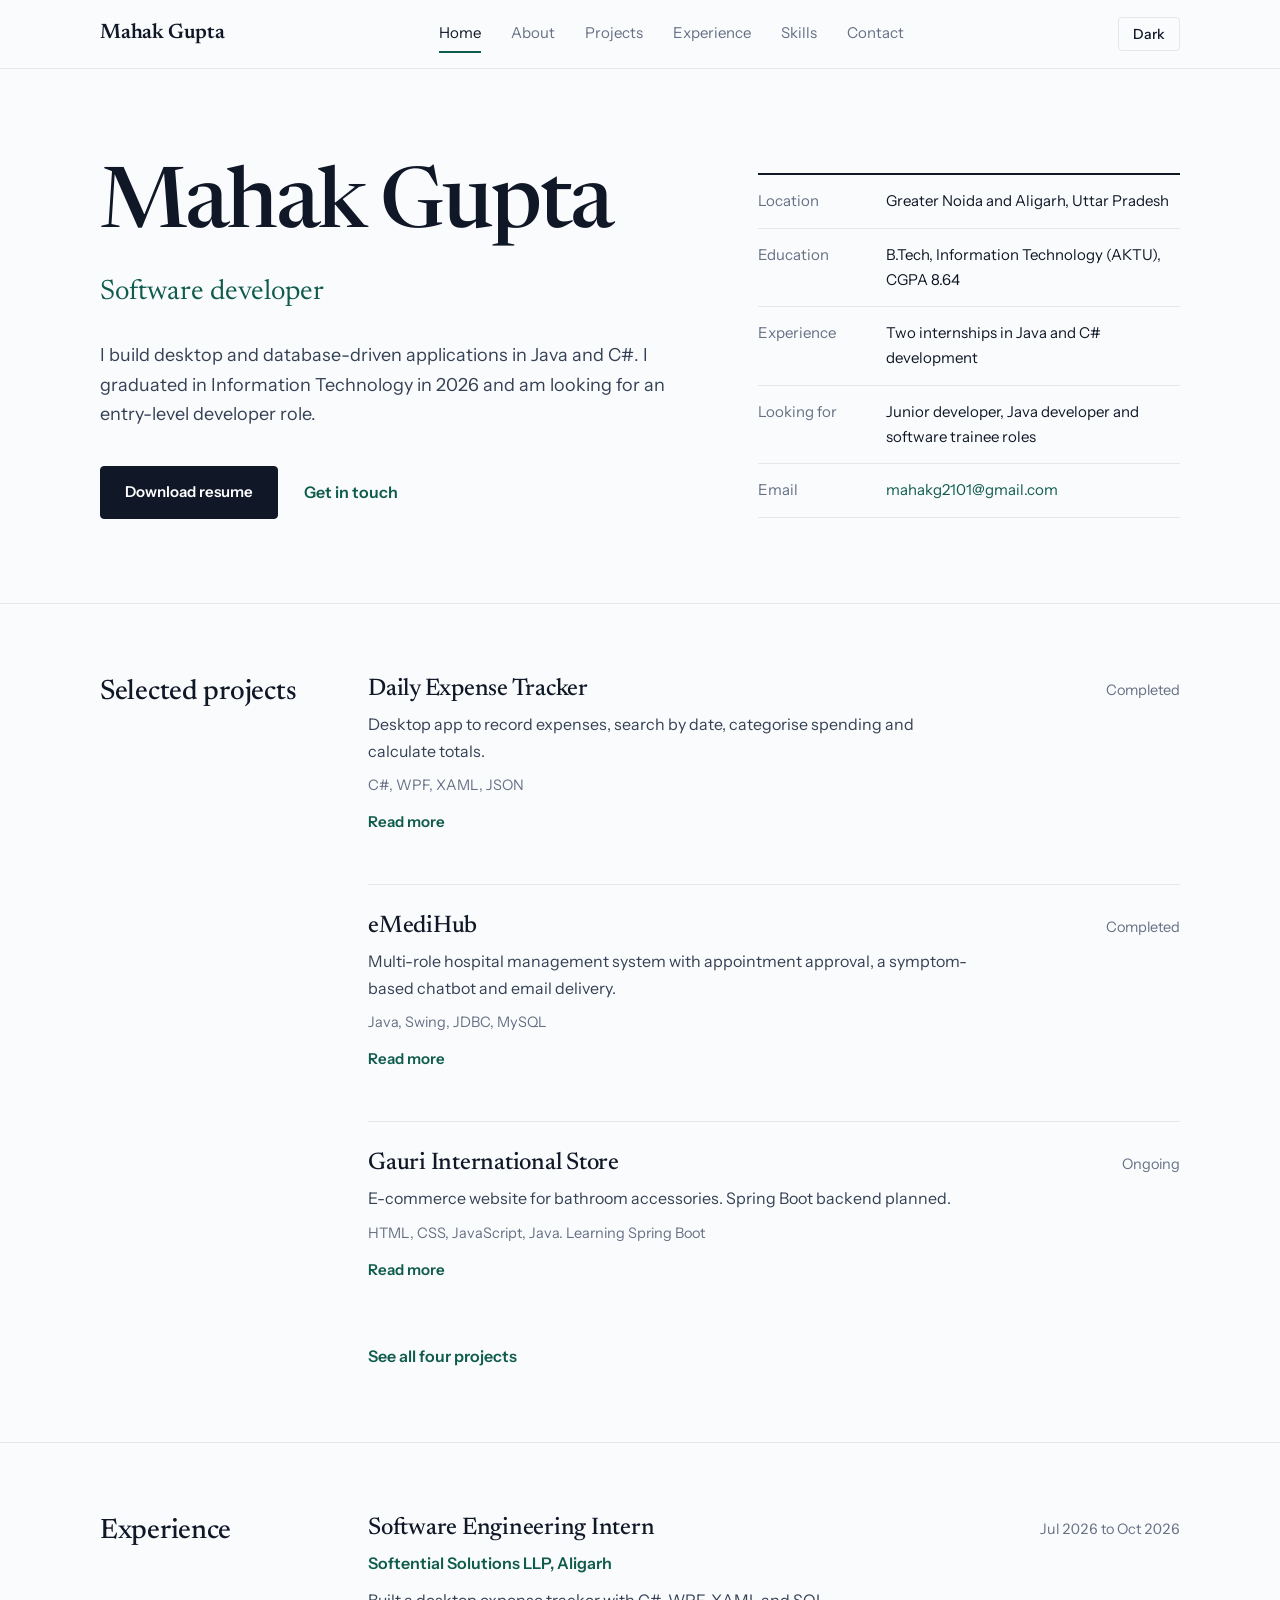
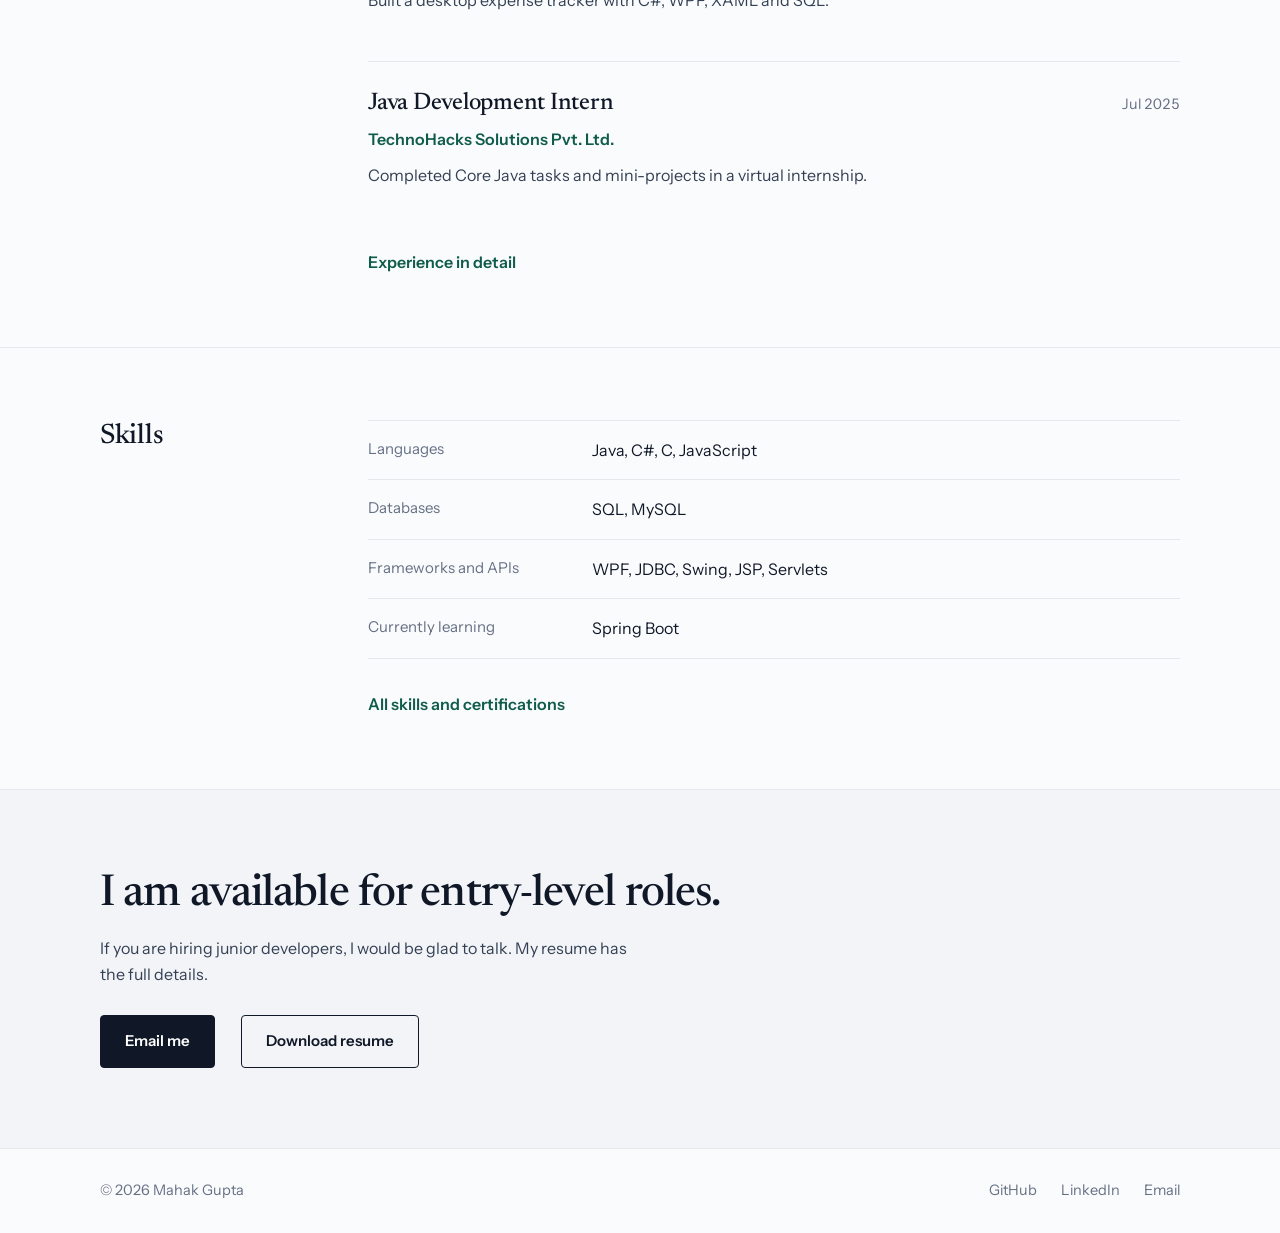
<file: index.html>
<!DOCTYPE html>
<html lang="en">
<head>
    <meta charset="UTF-8">
    <meta name="viewport" content="width=device-width, initial-scale=1.0">
    <meta name="description" content="Mahak Gupta, software developer. B.Tech IT graduate skilled in Java, C#, WPF, SQL and MySQL.">
    <title>Mahak Gupta | Software Developer</title>
    <link rel="icon" href="data:image/svg+xml,<svg xmlns='http://www.w3.org/2000/svg' viewBox='0 0 100 100'><rect width='100' height='100' fill='%230f5c4d'/><text x='50' y='68' font-size='52' text-anchor='middle' fill='white' font-family='Georgia,serif'>MG</text></svg>">
    <link rel="stylesheet" href="style.css">
</head>
<body>

<header class="site-header">
    <div class="wrap nav">
        <a href="index.html" class="brand">Mahak Gupta</a>
        <button class="menu-btn" aria-expanded="false" aria-controls="nav-links">Menu</button>
        <nav class="nav-links" id="nav-links" aria-label="Main">
            <a class="active" aria-current="page" href="index.html">Home</a>
            <a href="about.html">About</a>
            <a href="projects.html">Projects</a>
            <a href="experience.html">Experience</a>
            <a href="skills.html">Skills</a>
            <a href="contact.html">Contact</a>
        </nav>
    </div>
</header>

<main>
    <section class="hero">
        <div class="wrap hero-grid">
            <div>
                <h1>Mahak Gupta</h1>
                <p class="hero-role">Software developer</p>
                <p class="hero-lead">I build desktop and database-driven applications in Java and C#. I graduated in Information Technology in 2026 and am looking for an entry-level developer role.</p>
                <div class="hero-actions">
                    <a class="btn" href="assets/Mahak_Gupta_Resume.pdf" download>Download resume</a>
                    <a class="text-link" href="contact.html">Get in touch</a>
                </div>
            </div>
            <dl class="facts">
                <div><dt>Location</dt><dd>Greater Noida and Aligarh, Uttar Pradesh</dd></div>
                <div><dt>Education</dt><dd>B.Tech, Information Technology (AKTU), CGPA 8.64</dd></div>
                <div><dt>Experience</dt><dd>Two internships in Java and C# development</dd></div>
                <div><dt>Looking for</dt><dd>Junior developer, Java developer and software trainee roles</dd></div>
                <div><dt>Email</dt><dd><a href="mailto:mahakg2101@gmail.com">mahakg2101@gmail.com</a></dd></div>
            </dl>
        </div>
    </section>

    <section class="section">
        <div class="wrap block">
            <div class="block-title"><h2>Selected projects</h2></div>
            <div class="block-body">
                <article class="entry">
                    <div class="entry-head"><h3>Daily Expense Tracker</h3><span class="entry-meta">Completed</span></div>
                    <p>Desktop app to record expenses, search by date, categorise spending and calculate totals.</p>
                    <p class="stack">C#, WPF, XAML, JSON</p>
                    <a class="text-link" href="projects.html#expense-tracker">Read more</a>
                </article>
                <article class="entry">
                    <div class="entry-head"><h3>eMediHub</h3><span class="entry-meta">Completed</span></div>
                    <p>Multi-role hospital management system with appointment approval, a symptom-based chatbot and email delivery.</p>
                    <p class="stack">Java, Swing, JDBC, MySQL</p>
                    <a class="text-link" href="projects.html#emedihub">Read more</a>
                </article>
                <article class="entry">
                    <div class="entry-head"><h3>Gauri International Store</h3><span class="entry-meta">Ongoing</span></div>
                    <p>E-commerce website for bathroom accessories. Spring Boot backend planned.</p>
                    <p class="stack">HTML, CSS, JavaScript, Java. Learning Spring Boot</p>
                    <a class="text-link" href="projects.html#gauri-store">Read more</a>
                </article>
                <p class="more"><a class="text-link" href="projects.html">See all four projects</a></p>
            </div>
        </div>
    </section>

    <section class="section">
        <div class="wrap block">
            <div class="block-title"><h2>Experience</h2></div>
            <div class="block-body">
                <article class="entry">
                    <div class="entry-head"><h3>Software Engineering Intern</h3><span class="entry-meta">Jul 2026 to Oct 2026</span></div>
                    <p class="org">Softential Solutions LLP, Aligarh</p>
                    <p>Built a desktop expense tracker with C#, WPF, XAML and SQL.</p>
                </article>
                <article class="entry">
                    <div class="entry-head"><h3>Java Development Intern</h3><span class="entry-meta">Jul 2025</span></div>
                    <p class="org">TechnoHacks Solutions Pvt. Ltd.</p>
                    <p>Completed Core Java tasks and mini-projects in a virtual internship.</p>
                </article>
                <p class="more"><a class="text-link" href="experience.html">Experience in detail</a></p>
            </div>
        </div>
    </section>

    <section class="section">
        <div class="wrap block">
            <div class="block-title"><h2>Skills</h2></div>
            <div class="block-body">
                <dl class="rows">
                    <div class="row"><dt>Languages</dt><dd>Java, C#, C, JavaScript</dd></div>
                    <div class="row"><dt>Databases</dt><dd>SQL, MySQL</dd></div>
                    <div class="row"><dt>Frameworks and APIs</dt><dd>WPF, JDBC, Swing, JSP, Servlets</dd></div>
                    <div class="row"><dt>Currently learning</dt><dd>Spring Boot</dd></div>
                </dl>
                <p class="more"><a class="text-link" href="skills.html">All skills and certifications</a></p>
            </div>
        </div>
    </section>

    <section class="closing">
        <div class="wrap">
            <h2>I am available for entry-level roles.</h2>
            <p>If you are hiring junior developers, I would be glad to talk. My resume has the full details.</p>
            <div class="hero-actions">
                <a class="btn" href="mailto:mahakg2101@gmail.com?subject=Software%20Development%20Opportunity">Email me</a>
                <a class="btn btn-ghost" href="assets/Mahak_Gupta_Resume.pdf" download>Download resume</a>
            </div>
        </div>
    </section>
</main>

<footer class="site-footer">
    <div class="wrap footer-row">
        <p>&copy; 2026 Mahak Gupta</p>
        <div class="footer-links">
            <a href="https://github.com/mahakg21" target="_blank" rel="noopener noreferrer">GitHub</a>
            <a href="https://www.linkedin.com/in/mahakgupta21/" target="_blank" rel="noopener noreferrer">LinkedIn</a>
            <a href="mailto:mahakg2101@gmail.com">Email</a>
        </div>
    </div>
</footer>

<script src="script.js"></script>
</body>
</html>
</file>
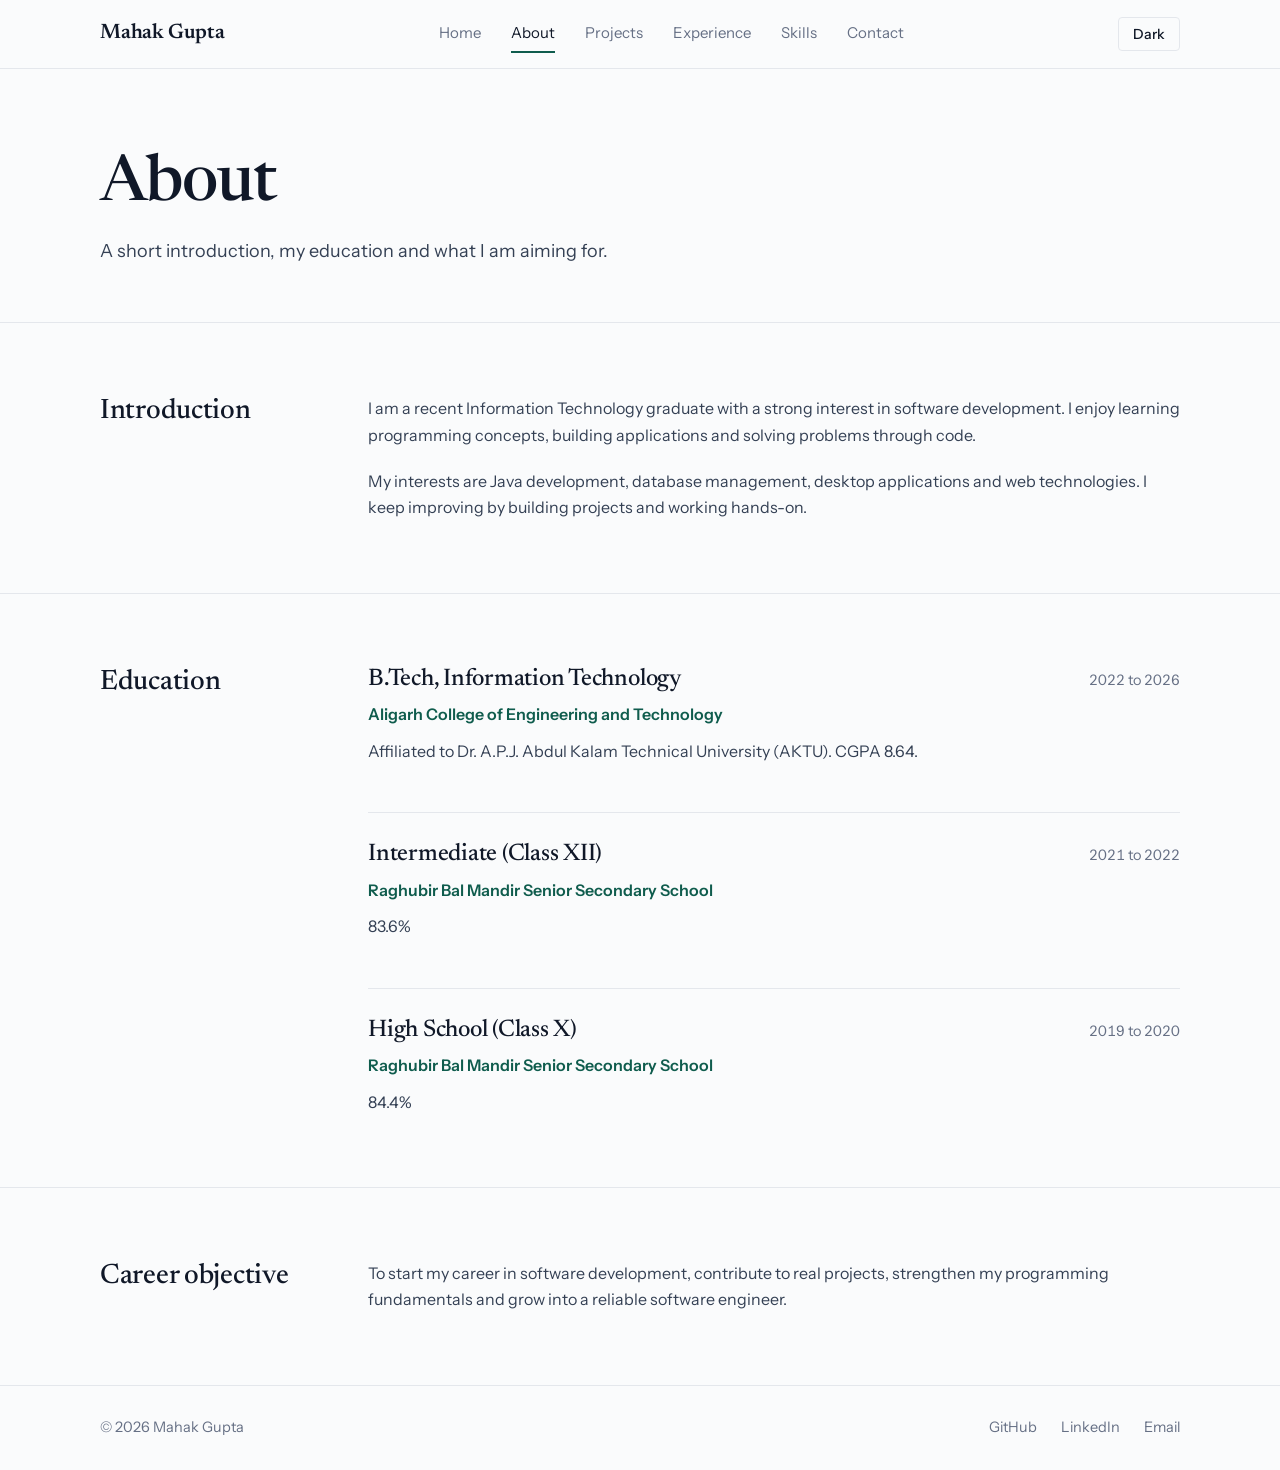
<file: about.html>
<!DOCTYPE html>
<html lang="en">
<head>
    <meta charset="UTF-8">
    <meta name="viewport" content="width=device-width, initial-scale=1.0">
    <meta name="description" content="About Mahak Gupta: education, interests and career objective.">
    <title>About | Mahak Gupta</title>
    <link rel="icon" href="data:image/svg+xml,<svg xmlns='http://www.w3.org/2000/svg' viewBox='0 0 100 100'><rect width='100' height='100' fill='%230f5c4d'/><text x='50' y='68' font-size='52' text-anchor='middle' fill='white' font-family='Georgia,serif'>MG</text></svg>">
    <link rel="stylesheet" href="style.css">
</head>
<body>

<header class="site-header">
    <div class="wrap nav">
        <a href="index.html" class="brand">Mahak Gupta</a>
        <button class="menu-btn" aria-expanded="false" aria-controls="nav-links">Menu</button>
        <nav class="nav-links" id="nav-links" aria-label="Main">
            <a href="index.html">Home</a>
            <a class="active" aria-current="page" href="about.html">About</a>
            <a href="projects.html">Projects</a>
            <a href="experience.html">Experience</a>
            <a href="skills.html">Skills</a>
            <a href="contact.html">Contact</a>
        </nav>
    </div>
</header>

<main>
    <section class="page-head">
        <div class="wrap">
            <h1>About</h1>
            <p>A short introduction, my education and what I am aiming for.</p>
        </div>
    </section>

    <section class="section">
        <div class="wrap block">
            <div class="block-title"><h2>Introduction</h2></div>
            <div class="block-body">
                <p>I am a recent Information Technology graduate with a strong interest in software development. I enjoy learning programming concepts, building applications and solving problems through code.</p>
                <p>My interests are Java development, database management, desktop applications and web technologies. I keep improving by building projects and working hands-on.</p>
            </div>
        </div>
    </section>

    <section class="section">
        <div class="wrap block">
            <div class="block-title"><h2>Education</h2></div>
            <div class="block-body">
                <article class="entry">
                    <div class="entry-head"><h3>B.Tech, Information Technology</h3><span class="entry-meta">2022 to 2026</span></div>
                    <p class="org">Aligarh College of Engineering and Technology</p>
                    <p>Affiliated to Dr. A.P.J. Abdul Kalam Technical University (AKTU). CGPA 8.64.</p>
                </article>
                <article class="entry">
                    <div class="entry-head"><h3>Intermediate (Class XII)</h3><span class="entry-meta">2021 to 2022</span></div>
                    <p class="org">Raghubir Bal Mandir Senior Secondary School</p>
                    <p>83.6%</p>
                </article>
                <article class="entry">
                    <div class="entry-head"><h3>High School (Class X)</h3><span class="entry-meta">2019 to 2020</span></div>
                    <p class="org">Raghubir Bal Mandir Senior Secondary School</p>
                    <p>84.4%</p>
                </article>
            </div>
        </div>
    </section>

    <section class="section">
        <div class="wrap block">
            <div class="block-title"><h2>Career objective</h2></div>
            <div class="block-body">
                <p>To start my career in software development, contribute to real projects, strengthen my programming fundamentals and grow into a reliable software engineer.</p>
            </div>
        </div>
    </section>
</main>

<footer class="site-footer">
    <div class="wrap footer-row">
        <p>&copy; 2026 Mahak Gupta</p>
        <div class="footer-links">
            <a href="https://github.com/mahakg21" target="_blank" rel="noopener noreferrer">GitHub</a>
            <a href="https://www.linkedin.com/in/mahakgupta21/" target="_blank" rel="noopener noreferrer">LinkedIn</a>
            <a href="mailto:mahakg2101@gmail.com">Email</a>
        </div>
    </div>
</footer>

<script src="script.js"></script>
</body>
</html>
</file>
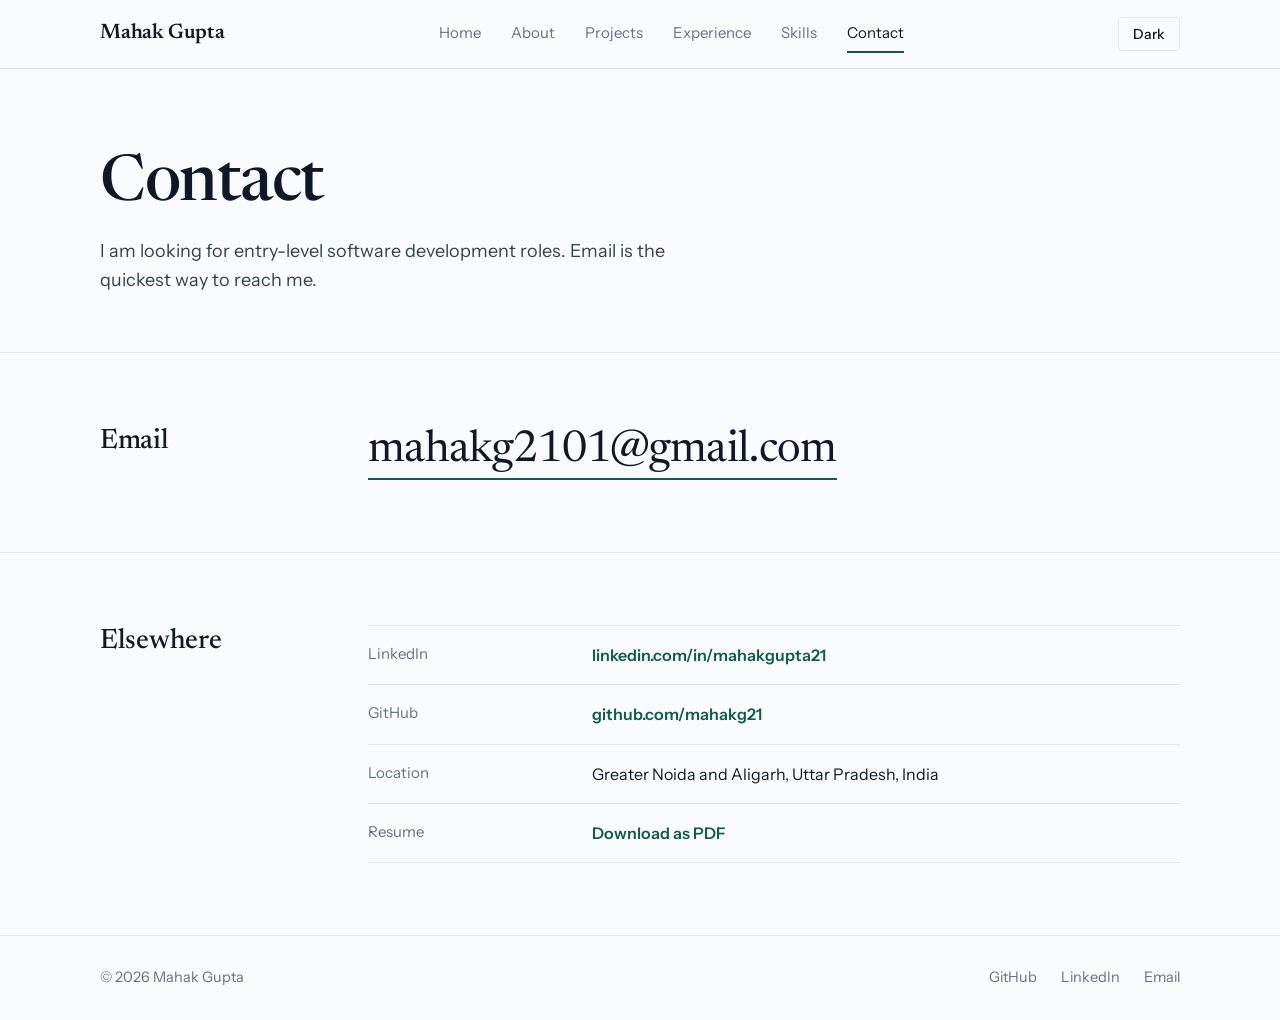
<file: contact.html>
<!DOCTYPE html>
<html lang="en">
<head>
    <meta charset="UTF-8">
    <meta name="viewport" content="width=device-width, initial-scale=1.0">
    <meta name="description" content="Contact Mahak Gupta for entry-level software development roles.">
    <title>Contact | Mahak Gupta</title>
    <link rel="icon" href="data:image/svg+xml,<svg xmlns='http://www.w3.org/2000/svg' viewBox='0 0 100 100'><rect width='100' height='100' fill='%230f5c4d'/><text x='50' y='68' font-size='52' text-anchor='middle' fill='white' font-family='Georgia,serif'>MG</text></svg>">
    <link rel="stylesheet" href="style.css">
</head>
<body>

<header class="site-header">
    <div class="wrap nav">
        <a href="index.html" class="brand">Mahak Gupta</a>
        <button class="menu-btn" aria-expanded="false" aria-controls="nav-links">Menu</button>
        <nav class="nav-links" id="nav-links" aria-label="Main">
            <a href="index.html">Home</a>
            <a href="about.html">About</a>
            <a href="projects.html">Projects</a>
            <a href="experience.html">Experience</a>
            <a href="skills.html">Skills</a>
            <a class="active" aria-current="page" href="contact.html">Contact</a>
        </nav>
    </div>
</header>

<main>
    <section class="page-head">
        <div class="wrap">
            <h1>Contact</h1>
            <p>I am looking for entry-level software development roles. Email is the quickest way to reach me.</p>
        </div>
    </section>

    <section class="section">
        <div class="wrap block">
            <div class="block-title"><h2>Email</h2></div>
            <div class="block-body">
                <a class="contact-email" href="mailto:mahakg2101@gmail.com?subject=Software%20Development%20Opportunity">mahakg2101@gmail.com</a>
            </div>
        </div>
    </section>

    <section class="section">
        <div class="wrap block">
            <div class="block-title"><h2>Elsewhere</h2></div>
            <div class="block-body">
                <dl class="rows">
                    <div class="row"><dt>LinkedIn</dt><dd><a class="text-link" href="https://www.linkedin.com/in/mahakgupta21/" target="_blank" rel="noopener noreferrer">linkedin.com/in/mahakgupta21</a></dd></div>
                    <div class="row"><dt>GitHub</dt><dd><a class="text-link" href="https://github.com/mahakg21" target="_blank" rel="noopener noreferrer">github.com/mahakg21</a></dd></div>
                    <div class="row"><dt>Location</dt><dd>Greater Noida and Aligarh, Uttar Pradesh, India</dd></div>
                    <div class="row"><dt>Resume</dt><dd><a class="text-link" href="assets/Mahak_Gupta_Resume.pdf" download>Download as PDF</a></dd></div>
                </dl>
            </div>
        </div>
    </section>
</main>

<footer class="site-footer">
    <div class="wrap footer-row">
        <p>&copy; 2026 Mahak Gupta</p>
        <div class="footer-links">
            <a href="https://github.com/mahakg21" target="_blank" rel="noopener noreferrer">GitHub</a>
            <a href="https://www.linkedin.com/in/mahakgupta21/" target="_blank" rel="noopener noreferrer">LinkedIn</a>
            <a href="mailto:mahakg2101@gmail.com">Email</a>
        </div>
    </div>
</footer>

<script src="script.js"></script>
</body>
</html>
</file>
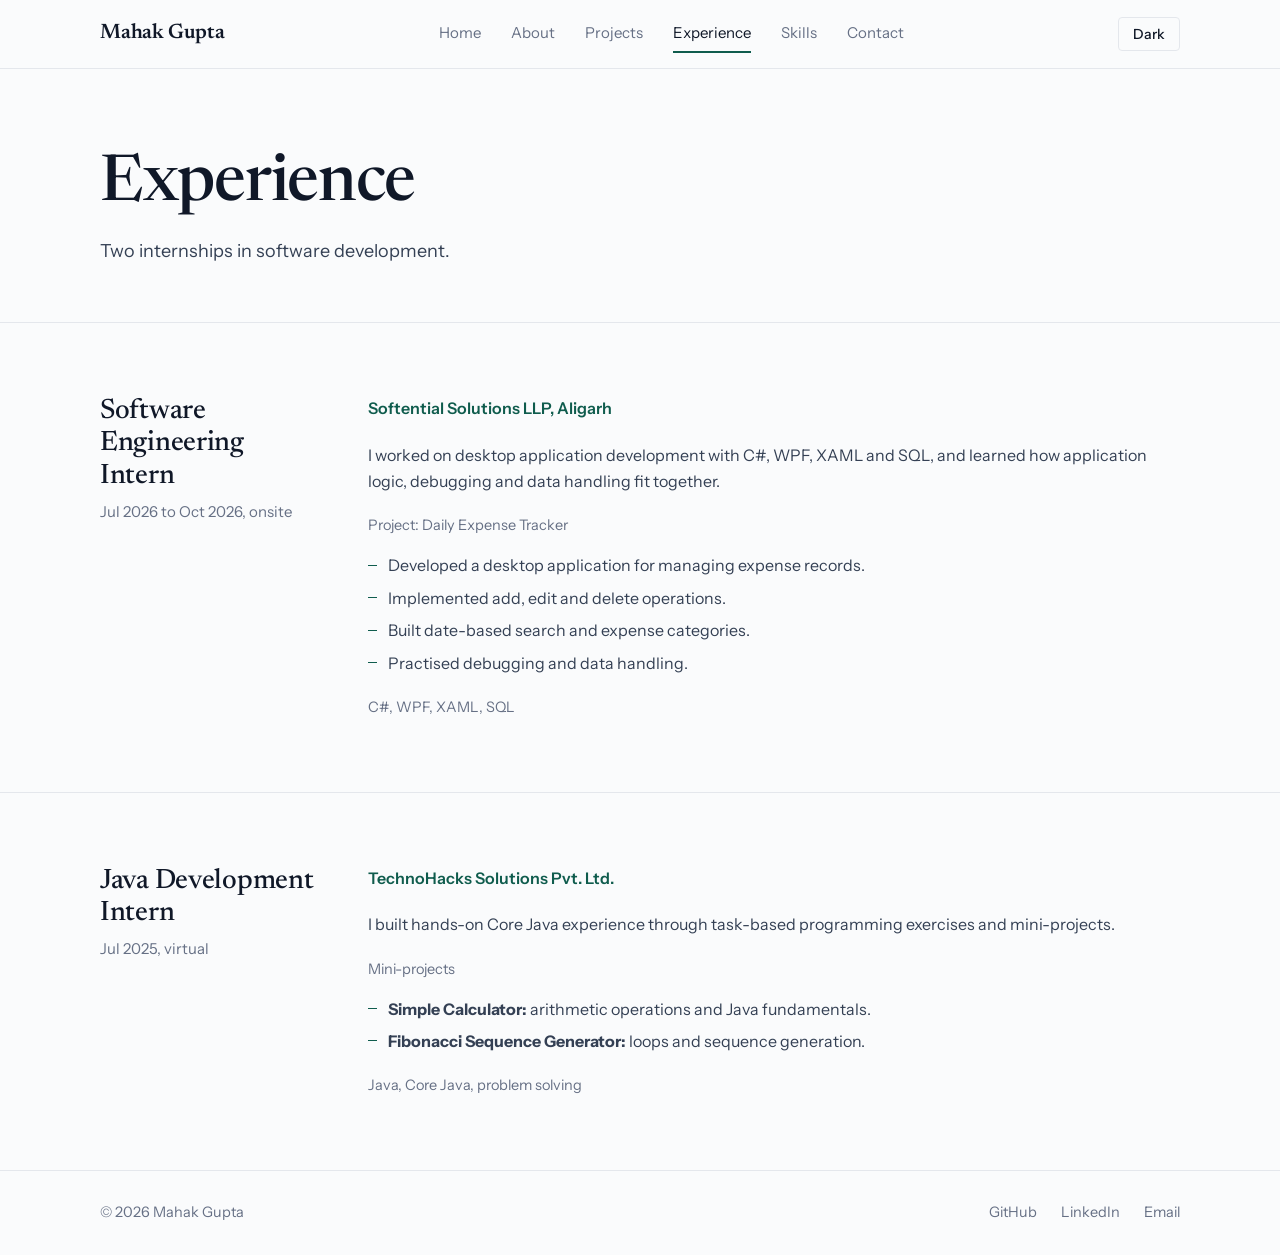
<file: experience.html>
<!DOCTYPE html>
<html lang="en">
<head>
    <meta charset="UTF-8">
    <meta name="viewport" content="width=device-width, initial-scale=1.0">
    <meta name="description" content="Internship experience of Mahak Gupta at Softential Solutions LLP and TechnoHacks Solutions.">
    <title>Experience | Mahak Gupta</title>
    <link rel="icon" href="data:image/svg+xml,<svg xmlns='http://www.w3.org/2000/svg' viewBox='0 0 100 100'><rect width='100' height='100' fill='%230f5c4d'/><text x='50' y='68' font-size='52' text-anchor='middle' fill='white' font-family='Georgia,serif'>MG</text></svg>">
    <link rel="stylesheet" href="style.css">
</head>
<body>

<header class="site-header">
    <div class="wrap nav">
        <a href="index.html" class="brand">Mahak Gupta</a>
        <button class="menu-btn" aria-expanded="false" aria-controls="nav-links">Menu</button>
        <nav class="nav-links" id="nav-links" aria-label="Main">
            <a href="index.html">Home</a>
            <a href="about.html">About</a>
            <a href="projects.html">Projects</a>
            <a class="active" aria-current="page" href="experience.html">Experience</a>
            <a href="skills.html">Skills</a>
            <a href="contact.html">Contact</a>
        </nav>
    </div>
</header>

<main>
    <section class="page-head">
        <div class="wrap">
            <h1>Experience</h1>
            <p>Two internships in software development.</p>
        </div>
    </section>

    <section class="section">
        <div class="wrap block">
            <div class="block-title">
                <h2>Software Engineering Intern</h2>
                <p>Jul 2026 to Oct 2026, onsite</p>
            </div>
            <div class="block-body">
                <p class="org" style="color:var(--accent);font-weight:600">Softential Solutions LLP, Aligarh</p>
                <p>I worked on desktop application development with C#, WPF, XAML and SQL, and learned how application logic, debugging and data handling fit together.</p>
                <div>
                    <p class="entry-meta">Project: Daily Expense Tracker</p>
                    <ul class="bullets">
                        <li>Developed a desktop application for managing expense records.</li>
                        <li>Implemented add, edit and delete operations.</li>
                        <li>Built date-based search and expense categories.</li>
                        <li>Practised debugging and data handling.</li>
                    </ul>
                </div>
                <p class="entry-meta">C#, WPF, XAML, SQL</p>
            </div>
        </div>
    </section>

    <section class="section">
        <div class="wrap block">
            <div class="block-title">
                <h2>Java Development Intern</h2>
                <p>Jul 2025, virtual</p>
            </div>
            <div class="block-body">
                <p class="org" style="color:var(--accent);font-weight:600">TechnoHacks Solutions Pvt. Ltd.</p>
                <p>I built hands-on Core Java experience through task-based programming exercises and mini-projects.</p>
                <div>
                    <p class="entry-meta">Mini-projects</p>
                    <ul class="bullets">
                        <li><strong>Simple Calculator:</strong> arithmetic operations and Java fundamentals.</li>
                        <li><strong>Fibonacci Sequence Generator:</strong> loops and sequence generation.</li>
                    </ul>
                </div>
                <p class="entry-meta">Java, Core Java, problem solving</p>
            </div>
        </div>
    </section>
</main>

<footer class="site-footer">
    <div class="wrap footer-row">
        <p>&copy; 2026 Mahak Gupta</p>
        <div class="footer-links">
            <a href="https://github.com/mahakg21" target="_blank" rel="noopener noreferrer">GitHub</a>
            <a href="https://www.linkedin.com/in/mahakgupta21/" target="_blank" rel="noopener noreferrer">LinkedIn</a>
            <a href="mailto:mahakg2101@gmail.com">Email</a>
        </div>
    </div>
</footer>

<script src="script.js"></script>
</body>
</html>
</file>
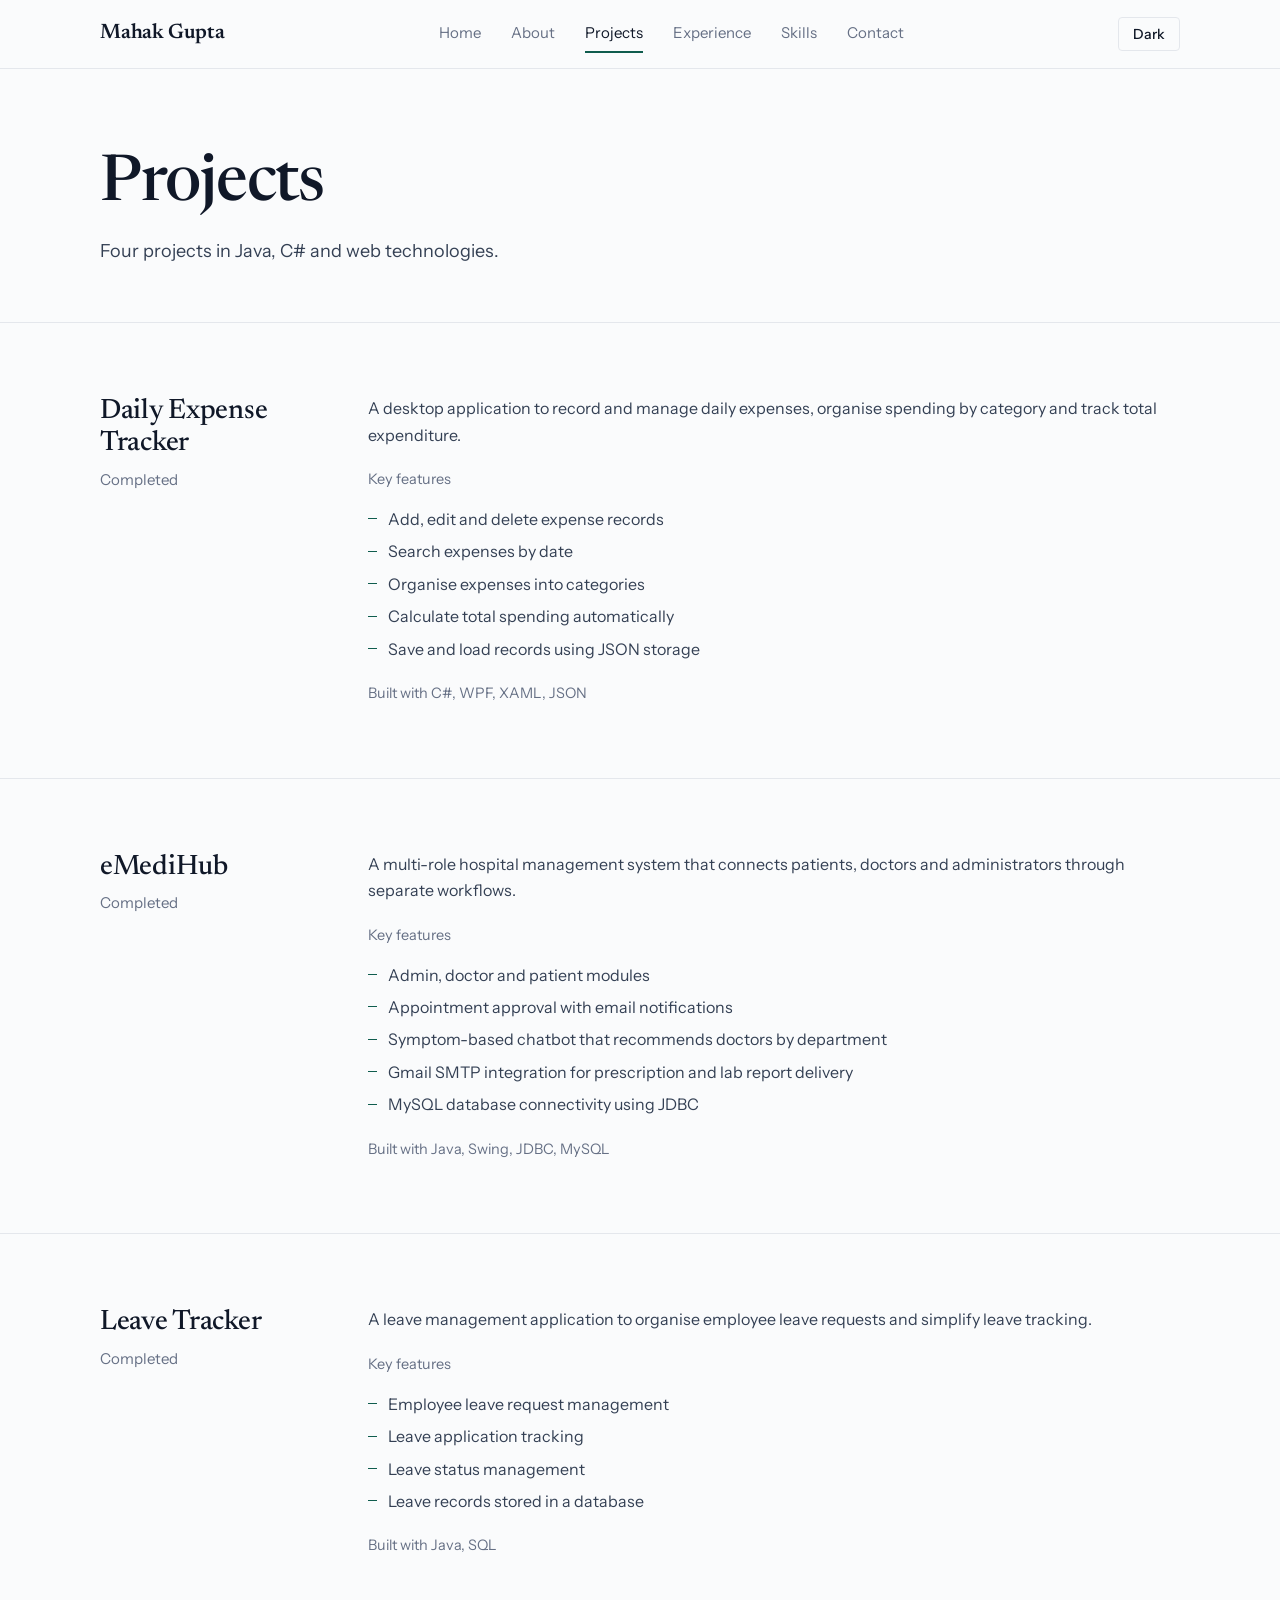
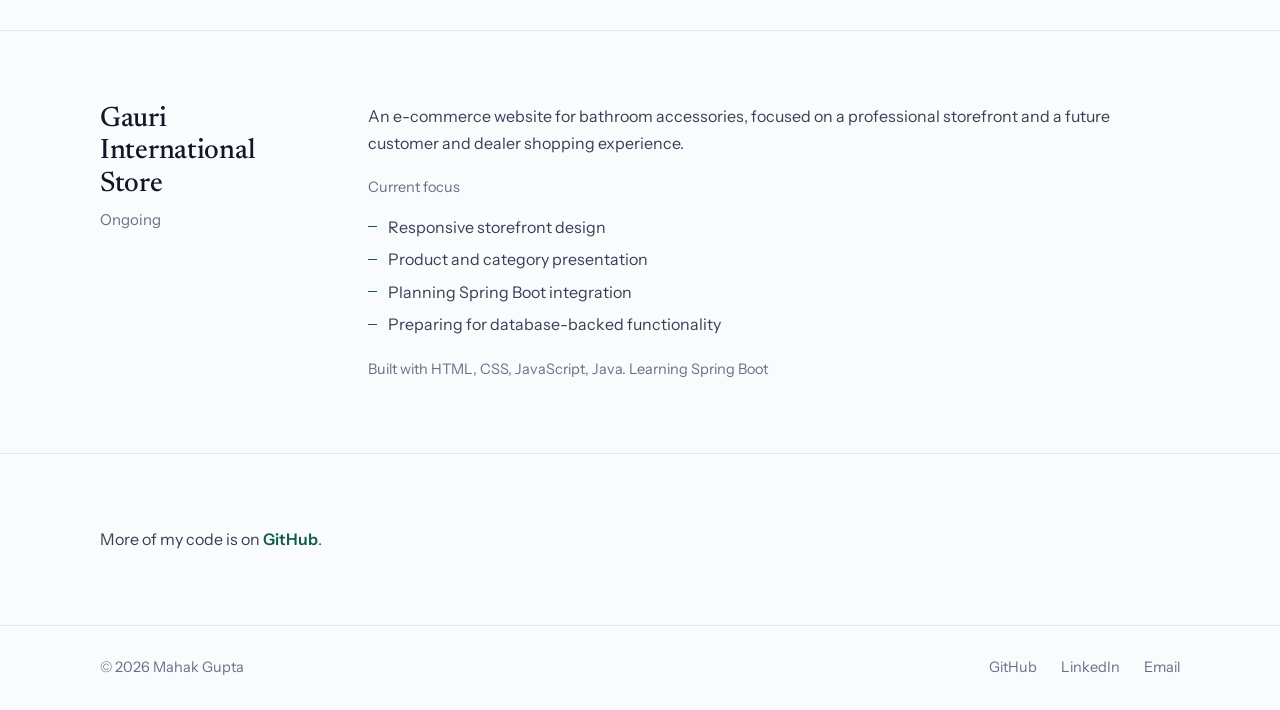
<file: projects.html>
<!DOCTYPE html>
<html lang="en">
<head>
    <meta charset="UTF-8">
    <meta name="viewport" content="width=device-width, initial-scale=1.0">
    <meta name="description" content="Projects by Mahak Gupta: Daily Expense Tracker, eMediHub, Leave Tracker and Gauri International Store.">
    <title>Projects | Mahak Gupta</title>
    <link rel="icon" href="data:image/svg+xml,<svg xmlns='http://www.w3.org/2000/svg' viewBox='0 0 100 100'><rect width='100' height='100' fill='%230f5c4d'/><text x='50' y='68' font-size='52' text-anchor='middle' fill='white' font-family='Georgia,serif'>MG</text></svg>">
    <link rel="stylesheet" href="style.css">
</head>
<body>

<header class="site-header">
    <div class="wrap nav">
        <a href="index.html" class="brand">Mahak Gupta</a>
        <button class="menu-btn" aria-expanded="false" aria-controls="nav-links">Menu</button>
        <nav class="nav-links" id="nav-links" aria-label="Main">
            <a href="index.html">Home</a>
            <a href="about.html">About</a>
            <a class="active" aria-current="page" href="projects.html">Projects</a>
            <a href="experience.html">Experience</a>
            <a href="skills.html">Skills</a>
            <a href="contact.html">Contact</a>
        </nav>
    </div>
</header>

<main>
    <section class="page-head">
        <div class="wrap">
            <h1>Projects</h1>
            <p>Four projects in Java, C# and web technologies.</p>
        </div>
    </section>

    <section class="section" id="expense-tracker">
        <div class="wrap block">
            <div class="block-title">
                <h2>Daily Expense Tracker</h2>
                <p>Completed</p>
            </div>
            <div class="block-body">
                <p>A desktop application to record and manage daily expenses, organise spending by category and track total expenditure.</p>
                <div>
                    <p class="entry-meta">Key features</p>
                    <ul class="bullets">
                        <li>Add, edit and delete expense records</li>
                        <li>Search expenses by date</li>
                        <li>Organise expenses into categories</li>
                        <li>Calculate total spending automatically</li>
                        <li>Save and load records using JSON storage</li>
                    </ul>
                </div>
                <p class="stack entry-meta">Built with C#, WPF, XAML, JSON</p>
            </div>
        </div>
    </section>

    <section class="section" id="emedihub">
        <div class="wrap block">
            <div class="block-title">
                <h2>eMediHub</h2>
                <p>Completed</p>
            </div>
            <div class="block-body">
                <p>A multi-role hospital management system that connects patients, doctors and administrators through separate workflows.</p>
                <div>
                    <p class="entry-meta">Key features</p>
                    <ul class="bullets">
                        <li>Admin, doctor and patient modules</li>
                        <li>Appointment approval with email notifications</li>
                        <li>Symptom-based chatbot that recommends doctors by department</li>
                        <li>Gmail SMTP integration for prescription and lab report delivery</li>
                        <li>MySQL database connectivity using JDBC</li>
                    </ul>
                </div>
                <p class="stack entry-meta">Built with Java, Swing, JDBC, MySQL</p>
            </div>
        </div>
    </section>

    <section class="section" id="leave-tracker">
        <div class="wrap block">
            <div class="block-title">
                <h2>Leave Tracker</h2>
                <p>Completed</p>
            </div>
            <div class="block-body">
                <p>A leave management application to organise employee leave requests and simplify leave tracking.</p>
                <div>
                    <p class="entry-meta">Key features</p>
                    <ul class="bullets">
                        <li>Employee leave request management</li>
                        <li>Leave application tracking</li>
                        <li>Leave status management</li>
                        <li>Leave records stored in a database</li>
                    </ul>
                </div>
                <p class="stack entry-meta">Built with Java, SQL</p>
            </div>
        </div>
    </section>

    <section class="section" id="gauri-store">
        <div class="wrap block">
            <div class="block-title">
                <h2>Gauri International Store</h2>
                <p>Ongoing</p>
            </div>
            <div class="block-body">
                <p>An e-commerce website for bathroom accessories, focused on a professional storefront and a future customer and dealer shopping experience.</p>
                <div>
                    <p class="entry-meta">Current focus</p>
                    <ul class="bullets">
                        <li>Responsive storefront design</li>
                        <li>Product and category presentation</li>
                        <li>Planning Spring Boot integration</li>
                        <li>Preparing for database-backed functionality</li>
                    </ul>
                </div>
                <p class="stack entry-meta">Built with HTML, CSS, JavaScript, Java. Learning Spring Boot</p>
            </div>
        </div>
    </section>

    <section class="section">
        <div class="wrap">
            <p>More of my code is on <a class="text-link" href="https://github.com/mahakg21" target="_blank" rel="noopener noreferrer">GitHub</a>.</p>
        </div>
    </section>
</main>

<footer class="site-footer">
    <div class="wrap footer-row">
        <p>&copy; 2026 Mahak Gupta</p>
        <div class="footer-links">
            <a href="https://github.com/mahakg21" target="_blank" rel="noopener noreferrer">GitHub</a>
            <a href="https://www.linkedin.com/in/mahakgupta21/" target="_blank" rel="noopener noreferrer">LinkedIn</a>
            <a href="mailto:mahakg2101@gmail.com">Email</a>
        </div>
    </div>
</footer>

<script src="script.js"></script>
</body>
</html>
</file>
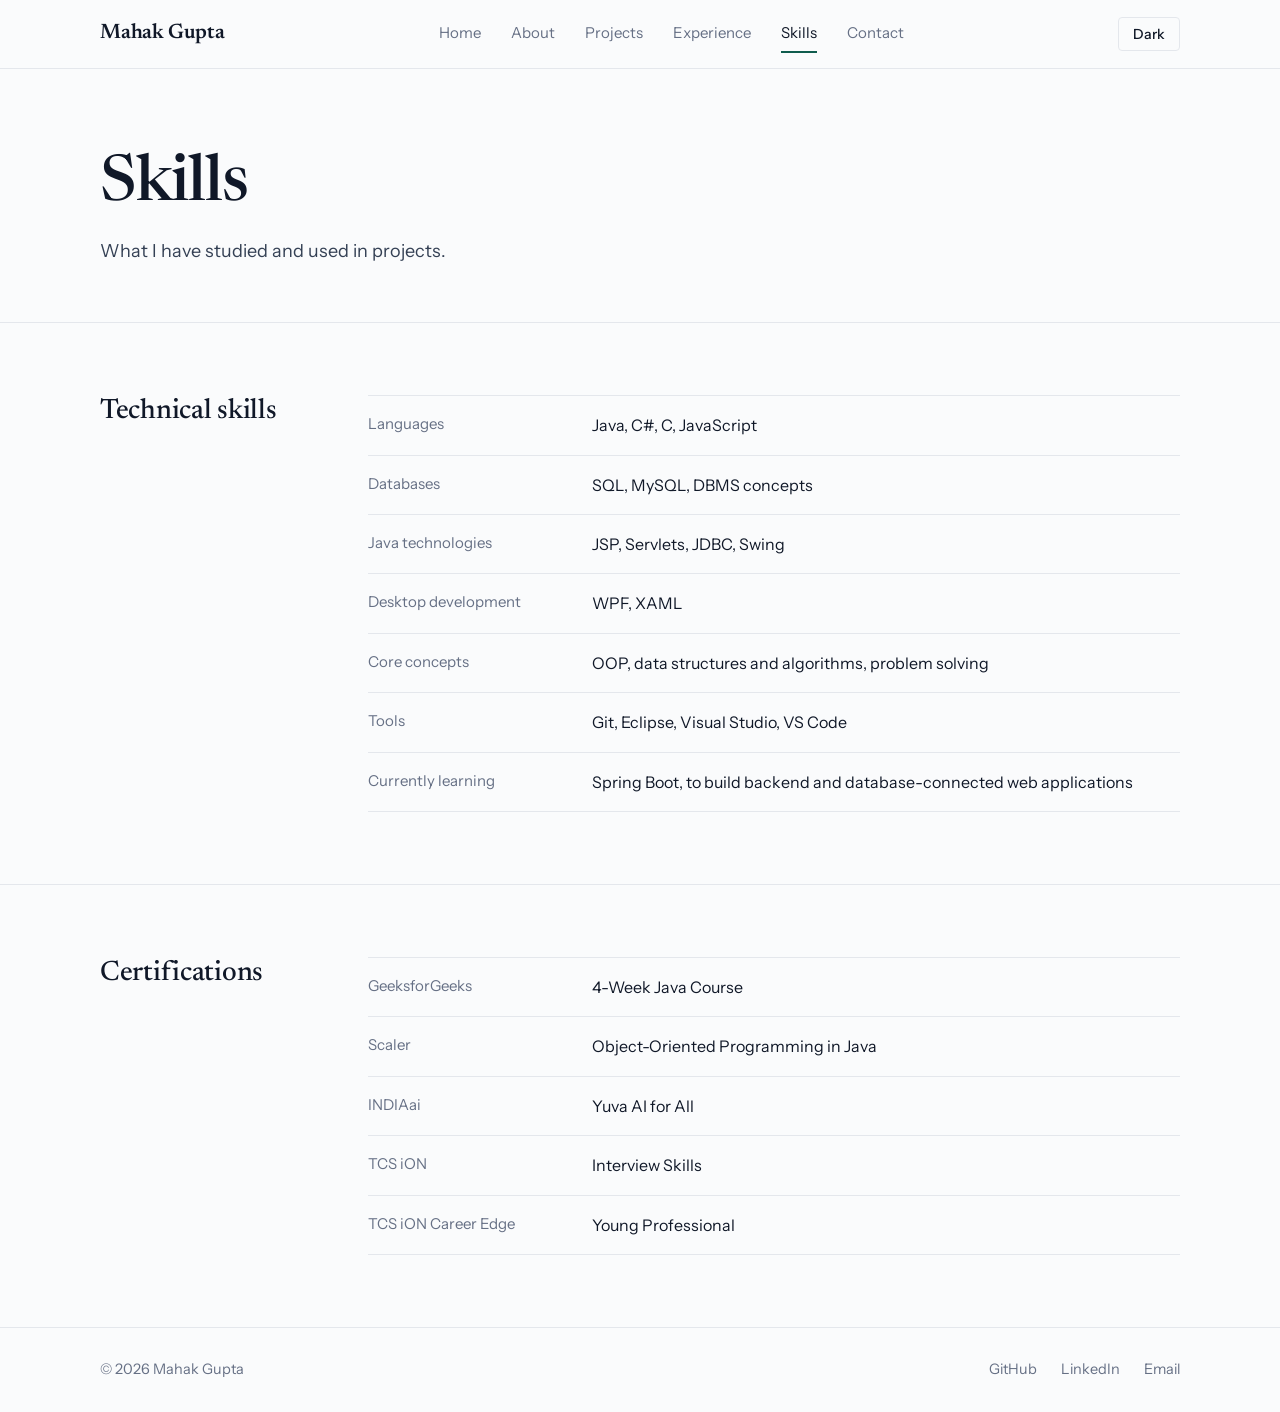
<file: skills.html>
<!DOCTYPE html>
<html lang="en">
<head>
    <meta charset="UTF-8">
    <meta name="viewport" content="width=device-width, initial-scale=1.0">
    <meta name="description" content="Technical skills and certifications of Mahak Gupta.">
    <title>Skills | Mahak Gupta</title>
    <link rel="icon" href="data:image/svg+xml,<svg xmlns='http://www.w3.org/2000/svg' viewBox='0 0 100 100'><rect width='100' height='100' fill='%230f5c4d'/><text x='50' y='68' font-size='52' text-anchor='middle' fill='white' font-family='Georgia,serif'>MG</text></svg>">
    <link rel="stylesheet" href="style.css">
</head>
<body>

<header class="site-header">
    <div class="wrap nav">
        <a href="index.html" class="brand">Mahak Gupta</a>
        <button class="menu-btn" aria-expanded="false" aria-controls="nav-links">Menu</button>
        <nav class="nav-links" id="nav-links" aria-label="Main">
            <a href="index.html">Home</a>
            <a href="about.html">About</a>
            <a href="projects.html">Projects</a>
            <a href="experience.html">Experience</a>
            <a class="active" aria-current="page" href="skills.html">Skills</a>
            <a href="contact.html">Contact</a>
        </nav>
    </div>
</header>

<main>
    <section class="page-head">
        <div class="wrap">
            <h1>Skills</h1>
            <p>What I have studied and used in projects.</p>
        </div>
    </section>

    <section class="section">
        <div class="wrap block">
            <div class="block-title"><h2>Technical skills</h2></div>
            <div class="block-body">
                <dl class="rows">
                    <div class="row"><dt>Languages</dt><dd>Java, C#, C, JavaScript</dd></div>
                    <div class="row"><dt>Databases</dt><dd>SQL, MySQL, DBMS concepts</dd></div>
                    <div class="row"><dt>Java technologies</dt><dd>JSP, Servlets, JDBC, Swing</dd></div>
                    <div class="row"><dt>Desktop development</dt><dd>WPF, XAML</dd></div>
                    <div class="row"><dt>Core concepts</dt><dd>OOP, data structures and algorithms, problem solving</dd></div>
                    <div class="row"><dt>Tools</dt><dd>Git, Eclipse, Visual Studio, VS Code</dd></div>
                    <div class="row"><dt>Currently learning</dt><dd>Spring Boot, to build backend and database-connected web applications</dd></div>
                </dl>
            </div>
        </div>
    </section>

    <section class="section">
        <div class="wrap block">
            <div class="block-title"><h2>Certifications</h2></div>
            <div class="block-body">
                <dl class="rows">
                    <div class="row"><dt>GeeksforGeeks</dt><dd>4-Week Java Course</dd></div>
                    <div class="row"><dt>Scaler</dt><dd>Object-Oriented Programming in Java</dd></div>
                    <div class="row"><dt>INDIAai</dt><dd>Yuva AI for All</dd></div>
                    <div class="row"><dt>TCS iON</dt><dd>Interview Skills</dd></div>
                    <div class="row"><dt>TCS iON Career Edge</dt><dd>Young Professional</dd></div>
                </dl>
            </div>
        </div>
    </section>
</main>

<footer class="site-footer">
    <div class="wrap footer-row">
        <p>&copy; 2026 Mahak Gupta</p>
        <div class="footer-links">
            <a href="https://github.com/mahakg21" target="_blank" rel="noopener noreferrer">GitHub</a>
            <a href="https://www.linkedin.com/in/mahakgupta21/" target="_blank" rel="noopener noreferrer">LinkedIn</a>
            <a href="mailto:mahakg2101@gmail.com">Email</a>
        </div>
    </div>
</footer>

<script src="script.js"></script>
</body>
</html>
</file>
<file: style.css>
@import url('https://fonts.googleapis.com/css2?family=Instrument+Sans:wght@400;500;600&family=Newsreader:opsz,wght@6..72,400;6..72,500;6..72,600&display=swap');

:root {
    --paper: #fafbfc;
    --white: #ffffff;
    --ink: #101828;
    --on-ink: #ffffff;
    --text: #344054;
    --muted: #667085;
    --rule: #e4e7ec;
    --tint: #f2f4f7;
    --accent: #0f5c4d;
    --header-bg: rgba(250, 251, 252, .94);
    --serif: "Newsreader", Georgia, serif;
    --sans: "Instrument Sans", system-ui, sans-serif;
    color-scheme: light;
}

:root[data-theme="dark"] {
    --paper: #0d1117;
    --white: #161b22;
    --ink: #f0f3f6;
    --on-ink: #0d1117;
    --text: #b6c0cc;
    --muted: #8b96a3;
    --rule: #262d36;
    --tint: #131a22;
    --accent: #3ecf9e;
    --header-bg: rgba(13, 17, 23, .92);
    color-scheme: dark;
}

* { margin: 0; padding: 0; box-sizing: border-box; }
html { scroll-behavior: smooth; scroll-padding-top: 90px; }
body {
    background: var(--paper);
    color: var(--text);
    font-family: var(--sans);
    font-size: 16px;
    line-height: 1.65;
    -webkit-font-smoothing: antialiased;
    transition: background-color .3s ease, color .3s ease;
}
a { color: inherit; text-decoration: none; }
ul { list-style: none; }
h1, h2, h3 { font-family: var(--serif); color: var(--ink); font-weight: 500; line-height: 1.15; }

:focus-visible { outline: 2px solid var(--accent); outline-offset: 3px; border-radius: 2px; }

.wrap { width: min(1080px, 90%); margin: 0 auto; }

/* ---------- Header ---------- */
.site-header {
    position: sticky; top: 0; z-index: 50;
    background: var(--header-bg);
    backdrop-filter: blur(8px);
    -webkit-backdrop-filter: blur(8px);
    border-bottom: 1px solid var(--rule);
    transition: background-color .3s ease, border-color .3s ease;
}
.nav { display: flex; align-items: center; justify-content: space-between; min-height: 68px; gap: 24px; }
.brand { font-family: var(--serif); font-size: 21px; font-weight: 600; color: var(--ink); letter-spacing: -.01em; }
.nav-links { display: flex; gap: 30px; }
.nav-links a { font-size: 15px; color: var(--muted); padding: 6px 0; border-bottom: 2px solid transparent; transition: color .2s, border-color .2s; }
.nav-links a:hover { color: var(--ink); }
.nav-links a.active { color: var(--ink); border-bottom-color: var(--accent); }

.menu-btn, .theme-btn {
    background: none; border: 1px solid var(--rule); border-radius: 4px;
    padding: 7px 14px; font: 500 14px var(--sans); color: var(--ink); cursor: pointer;
    transition: border-color .2s, color .2s;
}
.menu-btn { display: none; }
.theme-btn { order: 3; }
.menu-btn:hover, .theme-btn:hover { border-color: var(--accent); color: var(--accent); }

/* ---------- Buttons and links ---------- */
.btn {
    display: inline-block; padding: 13px 24px; border-radius: 4px;
    font-size: 15px; font-weight: 600; border: 1px solid var(--ink);
    background: var(--ink); color: var(--on-ink);
    transition: background .2s, border-color .2s, color .2s, transform .2s;
}
.btn:hover { background: var(--accent); border-color: var(--accent); color: var(--on-ink); transform: translateY(-1px); }
.btn-ghost { background: transparent; color: var(--ink); }
.btn-ghost:hover { background: var(--ink); border-color: var(--ink); color: var(--on-ink); }
.text-link { color: var(--accent); font-weight: 600; border-bottom: 1px solid transparent; transition: border-color .2s; }
.text-link:hover { border-bottom-color: var(--accent); }

/* ---------- Hero ---------- */
.hero { padding: 96px 0 84px; }
.hero-grid { display: grid; grid-template-columns: 1.35fr 1fr; gap: 88px; align-items: start; }
.hero h1 { font-size: clamp(48px, 7vw, 84px); font-weight: 500; letter-spacing: -.025em; line-height: 1.02; margin-bottom: 18px; }
.hero-role { font-family: var(--serif); font-size: clamp(21px, 2.6vw, 28px); color: var(--accent); margin-bottom: 26px; }
.hero-lead { font-size: 18px; max-width: 33em; color: var(--text); margin-bottom: 36px; }
.hero-actions { display: flex; flex-wrap: wrap; align-items: center; gap: 14px 26px; }

.facts { border-top: 2px solid var(--ink); margin-top: 8px; }
.facts div { display: grid; grid-template-columns: 112px 1fr; gap: 16px; padding: 14px 0; border-bottom: 1px solid var(--rule); font-size: 15px; }
.facts dt { color: var(--muted); }
.facts dd { color: var(--ink); }
.facts a { color: var(--accent); }
.facts a:hover { text-decoration: underline; }

/* One orchestrated moment: the hero settles in on page load */
@keyframes rise {
    from { opacity: 0; transform: translateY(14px); }
    to   { opacity: 1; transform: none; }
}
.hero h1, .hero-role, .hero-lead, .hero-actions, .facts { animation: rise .7s cubic-bezier(.2, .7, .2, 1) both; }
.hero-role { animation-delay: .08s; }
.hero-lead { animation-delay: .16s; }
.hero-actions { animation-delay: .24s; }
.facts { animation-delay: .32s; }

/* ---------- Sections ---------- */
.section { border-top: 1px solid var(--rule); padding: 72px 0; }
.block { display: grid; grid-template-columns: 220px 1fr; gap: 48px; }
.block-title h2 { font-size: 28px; letter-spacing: -.01em; }
.block-title p { color: var(--muted); font-size: 15px; margin-top: 8px; max-width: 14em; }
.block-body > * + * { margin-top: 20px; }

.entry { padding: 28px 0; border-top: 1px solid var(--rule); }
.entry:first-child { padding-top: 0; border-top: none; }
.entry:last-child { padding-bottom: 0; }
.entry-head { display: flex; justify-content: space-between; align-items: baseline; gap: 16px; flex-wrap: wrap; margin-bottom: 8px; }
.entry h3 { font-size: 24px; letter-spacing: -.01em; transition: color .2s; }
.entry:hover h3 { color: var(--accent); }
.entry-meta { color: var(--muted); font-size: 14.5px; font-variant-numeric: tabular-nums; }
.entry p { max-width: 38em; }
.entry .org { color: var(--accent); font-weight: 600; margin-bottom: 10px; }
.entry .stack { color: var(--muted); font-size: 14.5px; margin-top: 10px; }
.entry .text-link { display: inline-block; margin-top: 12px; font-size: 15px; }

.bullets { margin-top: 14px; max-width: 38em; }
.bullets li { position: relative; padding-left: 20px; margin-bottom: 6px; }
.bullets li::before { content: ""; position: absolute; left: 0; top: .78em; width: 9px; height: 1px; background: var(--accent); }

.more { margin-top: 32px; }

/* ---------- Skills and lists ---------- */
.rows { border-top: 1px solid var(--rule); }
.rows .row { display: grid; grid-template-columns: 200px 1fr; gap: 24px; padding: 16px 0; border-bottom: 1px solid var(--rule); }
.rows .row dt { color: var(--muted); font-size: 15px; }
.rows .row dd { color: var(--ink); }
.rows .row dd small { display: block; color: var(--muted); font-size: 14px; }

/* ---------- Inner page header ---------- */
.page-head { padding: 80px 0 56px; }
.page-head h1 { font-size: clamp(40px, 6vw, 64px); letter-spacing: -.02em; margin-bottom: 14px; }
.page-head p { font-size: 18px; max-width: 34em; color: var(--text); }

/* ---------- Contact ---------- */
.contact-email { display: inline-block; font-family: var(--serif); font-size: clamp(26px, 4.4vw, 44px); color: var(--ink); letter-spacing: -.015em; border-bottom: 2px solid var(--accent); line-height: 1.2; transition: color .2s; overflow-wrap: anywhere; }
.contact-email:hover { color: var(--accent); }
.closing { padding: 80px 0; background: var(--tint); border-top: 1px solid var(--rule); transition: background-color .3s ease; }
.closing h2 { font-size: clamp(30px, 4vw, 44px); letter-spacing: -.02em; margin-bottom: 14px; max-width: 16em; }
.closing p { max-width: 34em; margin-bottom: 28px; }

/* ---------- Footer ---------- */
.site-footer { border-top: 1px solid var(--rule); padding: 30px 0; font-size: 14.5px; color: var(--muted); }
.footer-row { display: flex; justify-content: space-between; align-items: center; gap: 16px; flex-wrap: wrap; }
.footer-links { display: flex; gap: 24px; }
.footer-links a:hover { color: var(--accent); }

/* ---------- Scroll reveal (only active when JavaScript runs) ---------- */
.js .reveal { opacity: 0; transform: translateY(14px); transition: opacity .6s ease, transform .6s ease; }
.js .reveal.visible { opacity: 1; transform: none; }

/* ---------- Responsive ---------- */
@media (max-width: 900px) {
    .hero { padding: 64px 0 56px; }
    .hero-grid { grid-template-columns: 1fr; gap: 48px; }
    .block { grid-template-columns: 1fr; gap: 24px; }
    .block-title p { max-width: none; }
}
@media (max-width: 720px) {
    .menu-btn { display: block; }
    .theme-btn { order: 0; margin-left: auto; margin-right: -12px; }
    .nav { position: relative; }
    .nav-links {
        display: none; position: absolute; top: 68px; left: -5%; right: -5%;
        flex-direction: column; gap: 0; background: var(--paper);
        border-bottom: 1px solid var(--rule); padding: 8px 5% 14px;
    }
    .nav-links.open { display: flex; }
    .nav-links a { padding: 12px 0; border-bottom: 1px solid var(--rule); }
    .nav-links a.active { border-bottom-color: var(--accent); }
    .section { padding: 56px 0; }
    .rows .row { grid-template-columns: 1fr; gap: 4px; }
    .facts div { grid-template-columns: 96px 1fr; }
    .page-head { padding: 56px 0 40px; }
    .closing { padding: 56px 0; }
}
@media (prefers-reduced-motion: reduce) {
    html { scroll-behavior: auto; }
    * { transition: none !important; animation: none !important; }
    .js .reveal { opacity: 1; transform: none; }
}
</file>
